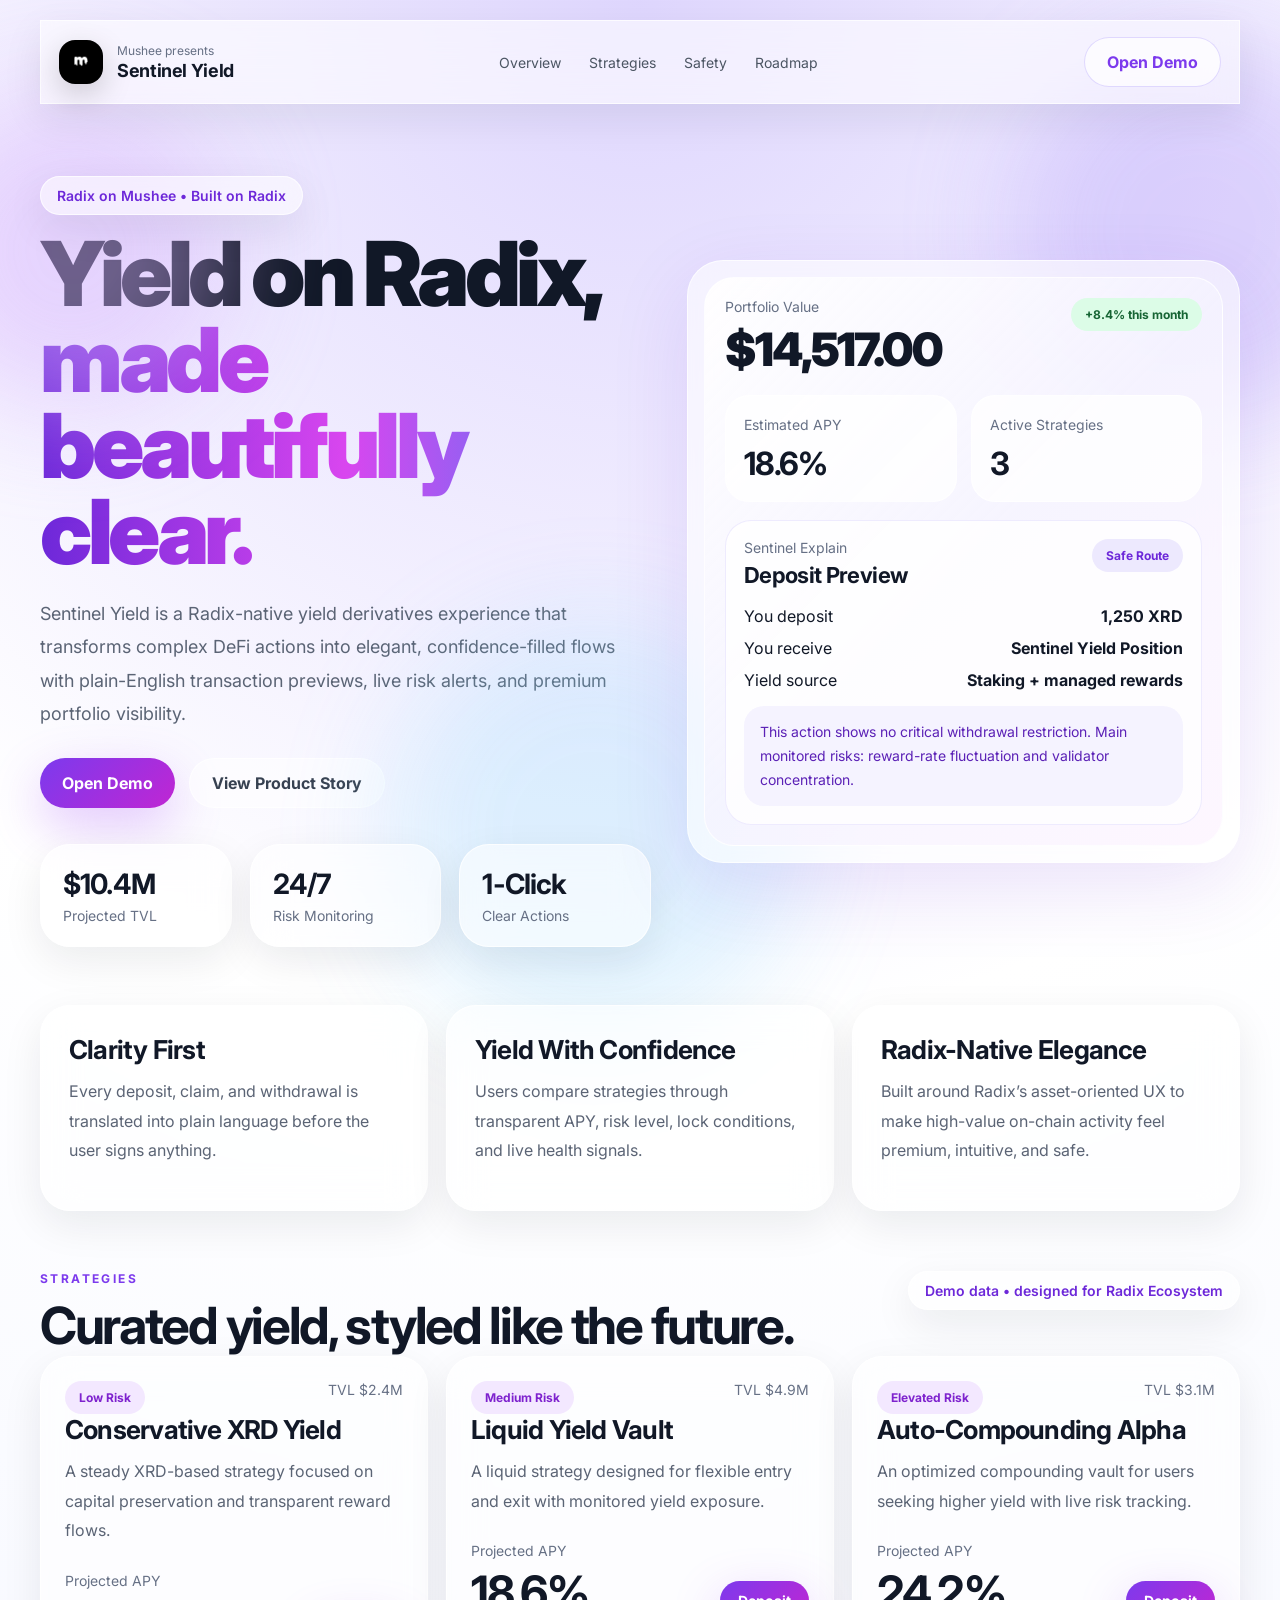
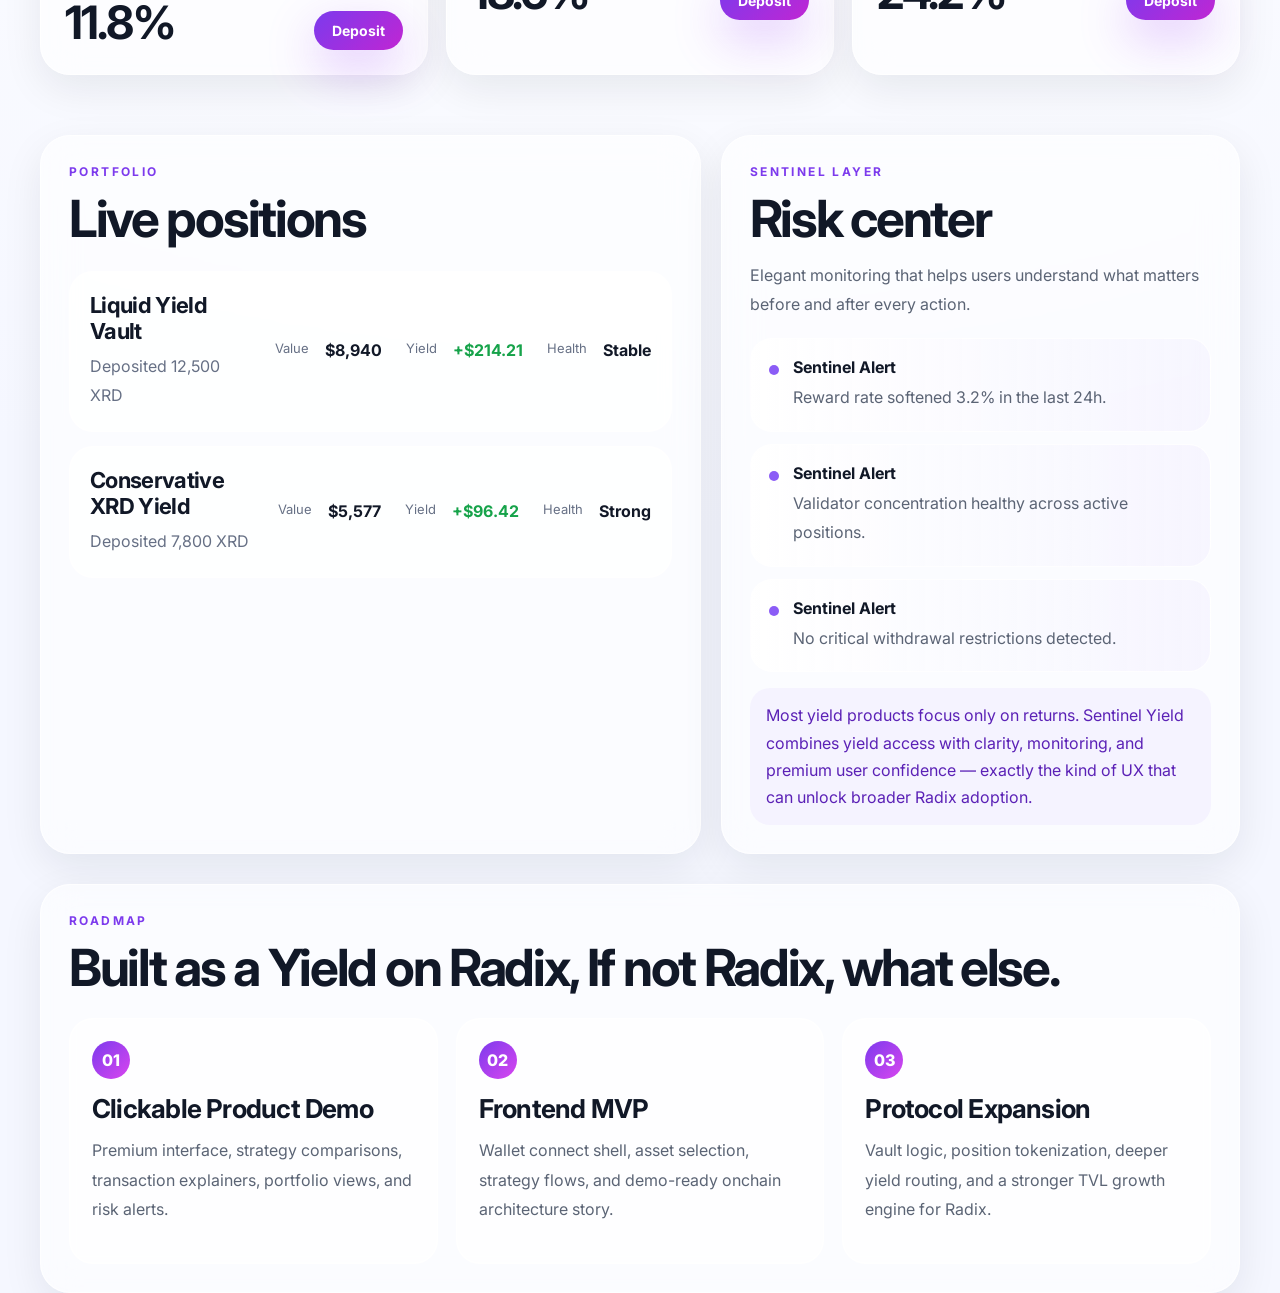
<file: index.html>
<!DOCTYPE html>
<html lang="en">
<head>
  <meta charset="UTF-8" />
  <meta name="viewport" content="width=device-width, initial-scale=1.0" />
  <title>Sentinel Yield — Mushee</title>
  <meta name="description" content="A heavenly demo for Mushee Sentinel Yield on Radix." />
  <link rel="preconnect" href="https://fonts.googleapis.com">
  <link rel="preconnect" href="https://fonts.gstatic.com" crossorigin>
  <link href="https://fonts.googleapis.com/css2?family=Inter:wght@400;500;600;700;800;900&display=swap" rel="stylesheet">
  <link rel="stylesheet" href="styles.css" />
</head>
<body>
  <div class="bg-orb orb-1"></div>
  <div class="bg-orb orb-2"></div>
  <div class="bg-orb orb-3"></div>

  <header class="site-header glass">
    <a class="brand" href="index.html">
      <img src="assets/mushee-logo.jpeg" alt="Mushee logo" class="brand-logo" />
      <div>
        <div class="brand-kicker">Mushee presents</div>
        <div class="brand-title">Sentinel Yield</div>
      </div>
    </a>

    <nav class="nav">
      <a href="#overview">Overview</a>
      <a href="#strategies">Strategies</a>
      <a href="#safety">Safety</a>
      <a href="#roadmap">Roadmap</a>
    </nav>

    <div class="header-actions">
      <a class="btn btn-secondary" href="demo.html">Open Demo</a>
    </div>
  </header>

  <main class="container">
    <section class="hero">
      <div class="hero-copy">
        <div class="pill glass">Radix on Mushee • Built on Radix</div>
        <h1>
          Yield on Radix,
          <span>made beautifully clear.</span>
        </h1>
        <p class="hero-text">
          Sentinel Yield is a Radix-native yield derivatives experience that transforms complex DeFi actions into elegant, confidence-filled flows with plain-English transaction previews, live risk alerts, and premium portfolio visibility.
        </p>

        <div class="hero-actions">
          <a class="btn btn-primary" href="demo.html">Open Demo</a>
          <a class="btn btn-ghost" href="#overview">View Product Story</a>
        </div>

        <div class="stats-grid">
          <div class="stat glass">
            <strong>$10.4M</strong>
            <span>Projected TVL</span>
          </div>
          <div class="stat glass">
            <strong>24/7</strong>
            <span>Risk Monitoring</span>
          </div>
          <div class="stat glass">
            <strong>1-Click</strong>
            <span>Clear Actions</span>
          </div>
        </div>
      </div>

      <div class="hero-card glass">
        <div class="dashboard-shell">
          <div class="dashboard-top">
            <div>
              <div class="muted">Portfolio Value</div>
              <div class="big-number">$14,517.00</div>
            </div>
            <span class="tag green">+8.4% this month</span>
          </div>

          <div class="mini-grid">
            <div class="mini-card">
              <span class="muted">Estimated APY</span>
              <strong>18.6%</strong>
            </div>
            <div class="mini-card">
              <span class="muted">Active Strategies</span>
              <strong>3</strong>
            </div>
          </div>

          <div class="explain-card">
            <div class="explain-head">
              <div>
                <div class="muted">Sentinel Explain</div>
                <h3>Deposit Preview</h3>
              </div>
              <span class="tag purple">Safe Route</span>
            </div>

            <div class="explain-list">
              <div><span>You deposit</span><strong>1,250 XRD</strong></div>
              <div><span>You receive</span><strong>Sentinel Yield Position</strong></div>
              <div><span>Yield source</span><strong>Staking + managed rewards</strong></div>
            </div>

            <div class="notice">
              This action shows no critical withdrawal restriction. Main monitored risks: reward-rate fluctuation and validator concentration.
            </div>
          </div>
        </div>
      </div>
    </section>

    <section id="overview" class="section three-grid">
      <article class="glass card">
        <h3>Clarity First</h3>
        <p>Every deposit, claim, and withdrawal is translated into plain language before the user signs anything.</p>
      </article>
      <article class="glass card">
        <h3>Yield With Confidence</h3>
        <p>Users compare strategies through transparent APY, risk level, lock conditions, and live health signals.</p>
      </article>
      <article class="glass card">
        <h3>Radix-Native Elegance</h3>
        <p>Built around Radix’s asset-oriented UX to make high-value on-chain activity feel premium, intuitive, and safe.</p>
      </article>
    </section>

    <section id="strategies" class="section">
      <div class="section-head">
        <div>
          <div class="eyebrow">Strategies</div>
          <h2>Curated yield, styled like the future.</h2>
        </div>
        <div class="glass tiny-pill">Demo data • designed for Radix Ecosystem</div>
      </div>

      <div class="three-grid">
        <article class="glass strategy-card">
          <div class="strategy-top">
            <span class="tag lavender">Low Risk</span>
            <span class="muted">TVL $2.4M</span>
          </div>
          <h3>Conservative XRD Yield</h3>
          <p>A steady XRD-based strategy focused on capital preservation and transparent reward flows.</p>
          <div class="strategy-bottom">
            <div>
              <span class="muted">Projected APY</span>
              <strong>11.8%</strong>
            </div>
            <a class="btn btn-small btn-primary" href="demo.html">Deposit</a>
          </div>
        </article>

        <article class="glass strategy-card">
          <div class="strategy-top">
            <span class="tag lavender">Medium Risk</span>
            <span class="muted">TVL $4.9M</span>
          </div>
          <h3>Liquid Yield Vault</h3>
          <p>A liquid strategy designed for flexible entry and exit with monitored yield exposure.</p>
          <div class="strategy-bottom">
            <div>
              <span class="muted">Projected APY</span>
              <strong>18.6%</strong>
            </div>
            <a class="btn btn-small btn-primary" href="demo.html">Deposit</a>
          </div>
        </article>

        <article class="glass strategy-card">
          <div class="strategy-top">
            <span class="tag lavender">Elevated Risk</span>
            <span class="muted">TVL $3.1M</span>
          </div>
          <h3>Auto-Compounding Alpha</h3>
          <p>An optimized compounding vault for users seeking higher yield with live risk tracking.</p>
          <div class="strategy-bottom">
            <div>
              <span class="muted">Projected APY</span>
              <strong>24.2%</strong>
            </div>
            <a class="btn btn-small btn-primary" href="demo.html">Deposit</a>
          </div>
        </article>
      </div>
    </section>

    <section id="safety" class="section split-grid">
      <div class="glass card large-card">
        <div class="eyebrow">Portfolio</div>
        <h2>Live positions</h2>

        <div class="position-list">
          <div class="position-item">
            <div>
              <h4>Liquid Yield Vault</h4>
              <p>Deposited 12,500 XRD</p>
            </div>
            <div class="position-metrics">
              <div><span>Value</span><strong>$8,940</strong></div>
              <div><span>Yield</span><strong class="gain">+$214.21</strong></div>
              <div><span>Health</span><strong>Stable</strong></div>
            </div>
          </div>

          <div class="position-item">
            <div>
              <h4>Conservative XRD Yield</h4>
              <p>Deposited 7,800 XRD</p>
            </div>
            <div class="position-metrics">
              <div><span>Value</span><strong>$5,577</strong></div>
              <div><span>Yield</span><strong class="gain">+$96.42</strong></div>
              <div><span>Health</span><strong>Strong</strong></div>
            </div>
          </div>
        </div>
      </div>

      <div class="glass card large-card">
        <div class="eyebrow">Sentinel Layer</div>
        <h2>Risk center</h2>
        <p class="section-copy">Elegant monitoring that helps users understand what matters before and after every action.</p>

        <div class="alert-list">
          <div class="alert"><span class="dot"></span><div><strong>Sentinel Alert</strong><p>Reward rate softened 3.2% in the last 24h.</p></div></div>
          <div class="alert"><span class="dot"></span><div><strong>Sentinel Alert</strong><p>Validator concentration healthy across active positions.</p></div></div>
          <div class="alert"><span class="dot"></span><div><strong>Sentinel Alert</strong><p>No critical withdrawal restrictions detected.</p></div></div>
        </div>

        <div class="purple-note">
          Most yield products focus only on returns. Sentinel Yield combines yield access with clarity, monitoring, and premium user confidence — exactly the kind of UX that can unlock broader Radix adoption.
        </div>
      </div>
    </section>

    <section id="roadmap" class="section glass roadmap">
      <div class="section-head">
        <div>
          <div class="eyebrow">Roadmap</div>
          <h2>Built as a Yield on Radix, If not Radix, what else.</h2>
        </div>
      </div>

      <div class="roadmap-grid">
        <div class="road-step">
          <span>01</span>
          <h3>Clickable Product Demo</h3>
          <p>Premium interface, strategy comparisons, transaction explainers, portfolio views, and risk alerts.</p>
        </div>
        <div class="road-step">
          <span>02</span>
          <h3>Frontend MVP</h3>
          <p>Wallet connect shell, asset selection, strategy flows, and demo-ready onchain architecture story.</p>
        </div>
        <div class="road-step">
          <span>03</span>
          <h3>Protocol Expansion</h3>
          <p>Vault logic, position tokenization, deeper yield routing, and a stronger TVL growth engine for Radix.</p>
        </div>
      </div>
    </section>
  </main>
</body>
</html>
</file>
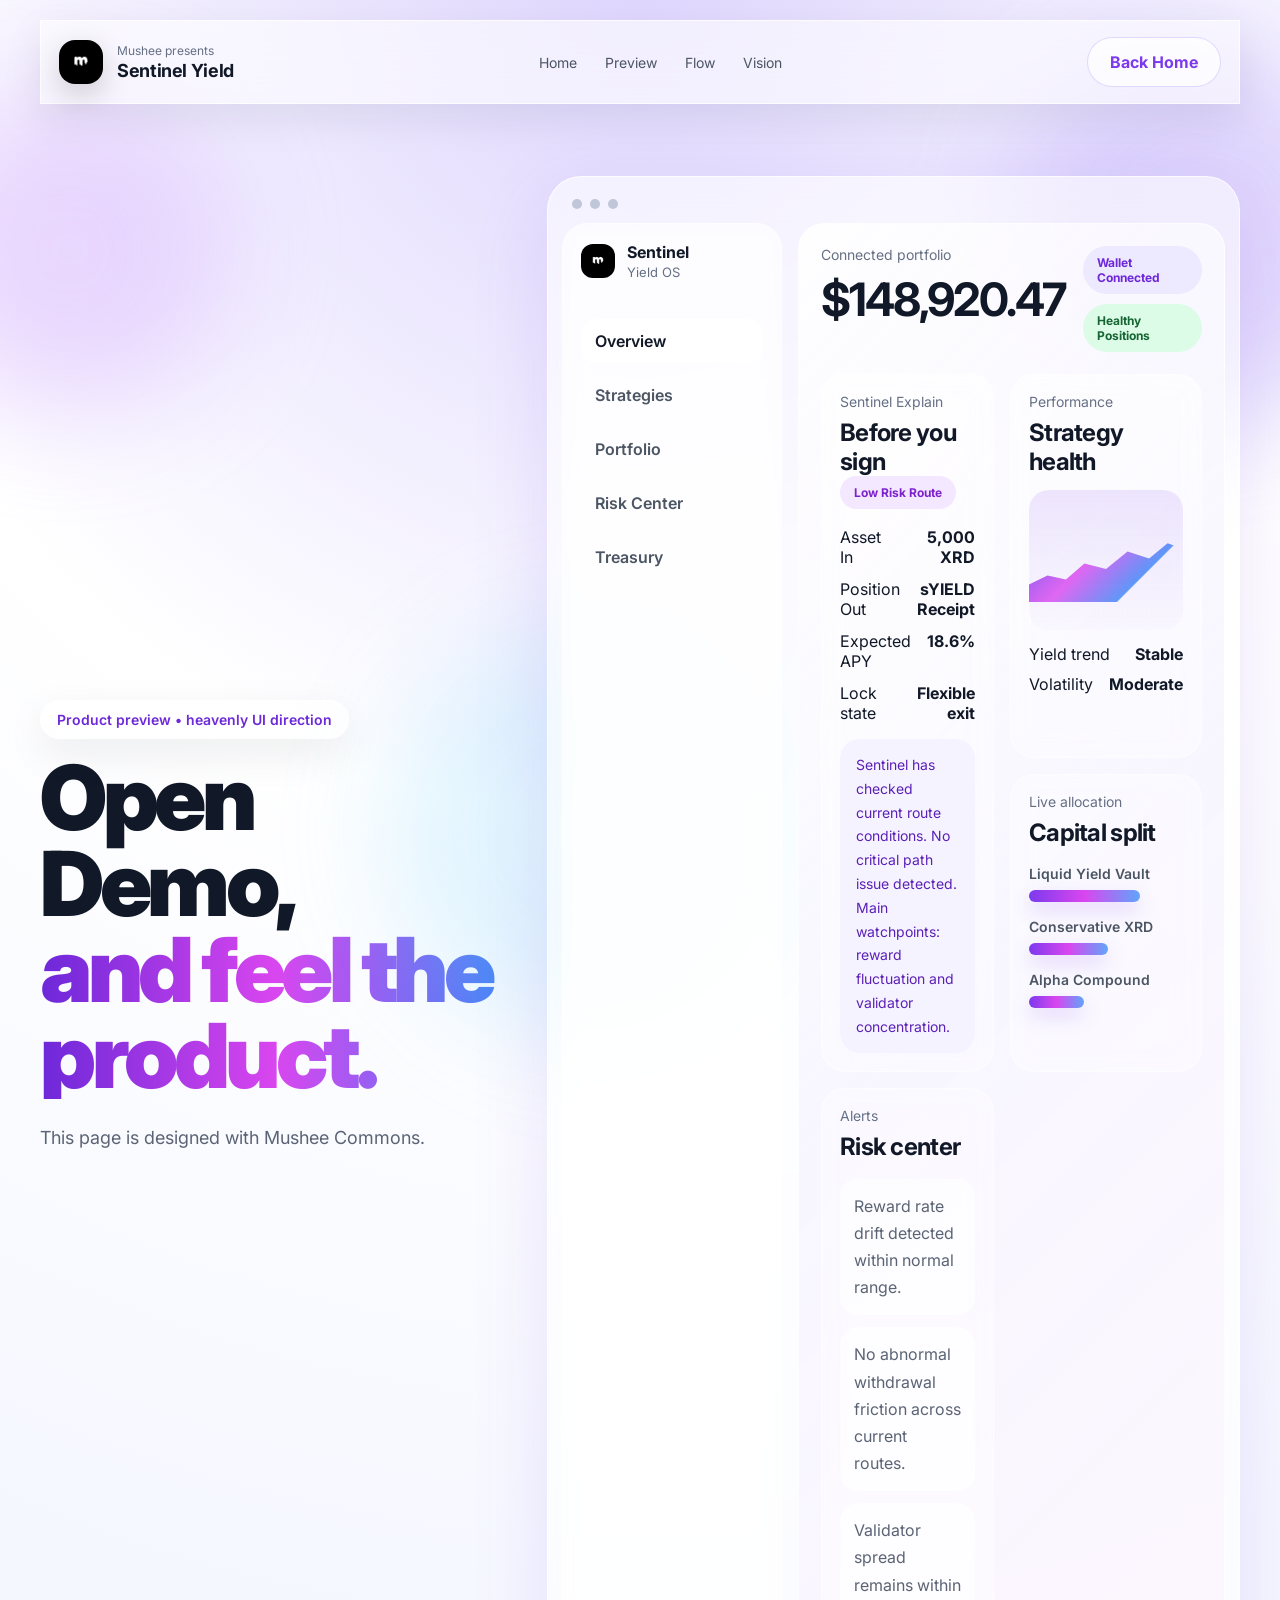
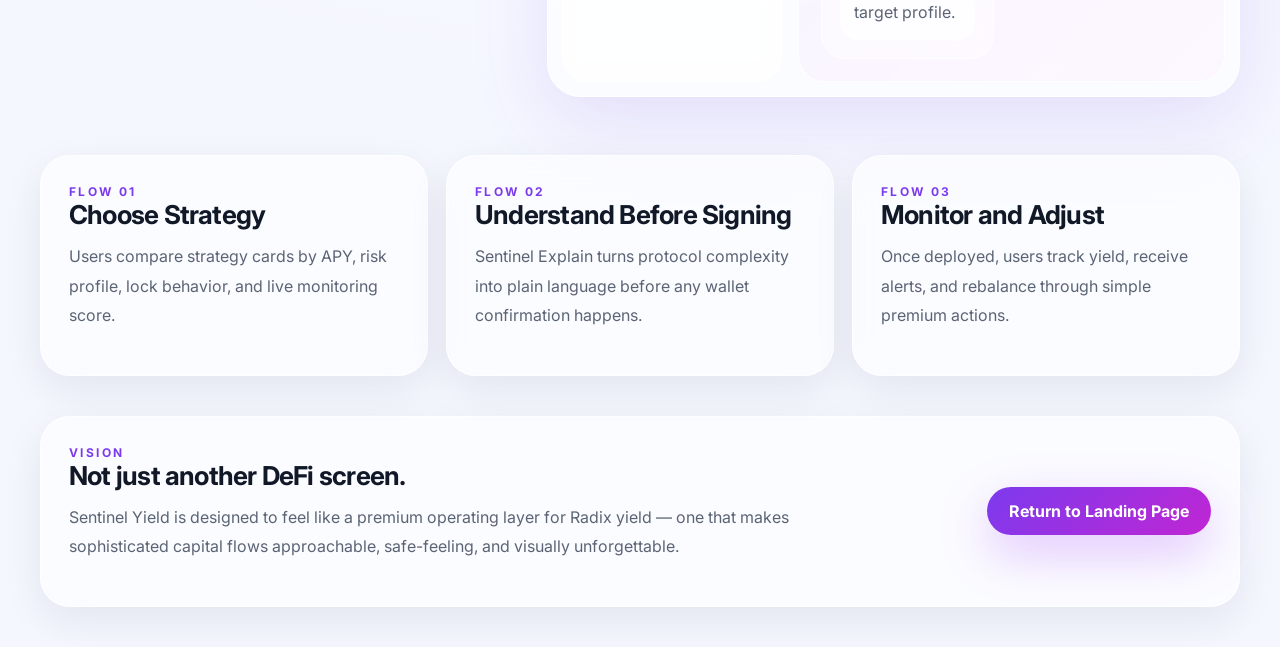
<file: demo.html>
<!DOCTYPE html>
<html lang="en">
<head>
  <meta charset="UTF-8" />
  <meta name="viewport" content="width=device-width, initial-scale=1.0" />
  <title>Sentinel Yield Demo — Mushee</title>
  <meta name="description" content="Interactive demo preview for Sentinel Yield." />
  <link rel="preconnect" href="https://fonts.googleapis.com">
  <link rel="preconnect" href="https://fonts.gstatic.com" crossorigin>
  <link href="https://fonts.googleapis.com/css2?family=Inter:wght@400;500;600;700;800;900&display=swap" rel="stylesheet">
  <link rel="stylesheet" href="styles.css" />
</head>
<body class="demo-body">
  <div class="bg-orb orb-1"></div>
  <div class="bg-orb orb-2"></div>
  <div class="bg-orb orb-3"></div>

  <header class="site-header glass">
    <a class="brand" href="index.html">
      <img src="assets/mushee-logo.jpeg" alt="Mushee logo" class="brand-logo" />
      <div>
        <div class="brand-kicker">Mushee presents</div>
        <div class="brand-title">Sentinel Yield</div>
      </div>
    </a>

    <nav class="nav">
      <a href="index.html">Home</a>
      <a href="#preview">Preview</a>
      <a href="#flow">Flow</a>
      <a href="#vision">Vision</a>
    </nav>

    <div class="header-actions">
      <a class="btn btn-secondary" href="index.html">Back Home</a>
    </div>
  </header>

  <main class="container">
    <section class="demo-hero" id="preview">
      <div class="demo-copy">
        <div class="pill glass">Product preview • heavenly UI direction</div>
        <h1>Open Demo,<br><span>and feel the product.</span></h1>
        <p>
          This page is designed with Mushee Commons.
        </p>
      </div>

      <div class="glass browser-frame">
        <div class="browser-bar">
          <span></span><span></span><span></span>
        </div>
        <div class="browser-content">
          <aside class="side-nav glass-soft">
            <div class="side-brand">
              <img src="assets/mushee-logo.jpeg" alt="Mushee logo" class="mini-logo" />
              <div>
                <strong>Sentinel</strong>
                <span>Yield OS</span>
              </div>
            </div>
            <a class="side-link active">Overview</a>
            <a class="side-link">Strategies</a>
            <a class="side-link">Portfolio</a>
            <a class="side-link">Risk Center</a>
            <a class="side-link">Treasury</a>
          </aside>

          <section class="app-pane">
            <div class="app-top">
              <div>
                <div class="muted">Connected portfolio</div>
                <h2>$148,920.47</h2>
              </div>
              <div class="top-chips">
                <span class="tag purple">Wallet Connected</span>
                <span class="tag green">Healthy Positions</span>
              </div>
            </div>

            <div class="preview-grid">
              <div class="glass-soft feature-panel tall">
                <div class="panel-head">
                  <div>
                    <div class="muted">Sentinel Explain</div>
                    <h3>Before you sign</h3>
                  </div>
                  <span class="tag lavender">Low Risk Route</span>
                </div>
                <div class="flow-list">
                  <div><span>Asset In</span><strong>5,000 XRD</strong></div>
                  <div><span>Position Out</span><strong>sYIELD Receipt</strong></div>
                  <div><span>Expected APY</span><strong>18.6%</strong></div>
                  <div><span>Lock state</span><strong>Flexible exit</strong></div>
                </div>
                <div class="notice">
                  Sentinel has checked current route conditions. No critical path issue detected. Main watchpoints: reward fluctuation and validator concentration.
                </div>
              </div>

              <div class="glass-soft feature-panel">
                <div class="muted">Performance</div>
                <h3>Strategy health</h3>
                <div class="fake-chart">
                  <div class="chart-line"></div>
                </div>
                <div class="metric-row">
                  <div><span>Yield trend</span><strong>Stable</strong></div>
                  <div><span>Volatility</span><strong>Moderate</strong></div>
                </div>
              </div>

              <div class="glass-soft feature-panel">
                <div class="muted">Live allocation</div>
                <h3>Capital split</h3>
                <div class="allocation-bars">
                  <div><label>Liquid Yield Vault</label><span style="width: 72%"></span></div>
                  <div><label>Conservative XRD</label><span style="width: 51%"></span></div>
                  <div><label>Alpha Compound</label><span style="width: 36%"></span></div>
                </div>
              </div>

              <div class="glass-soft feature-panel">
                <div class="muted">Alerts</div>
                <h3>Risk center</h3>
                <div class="mini-alerts">
                  <div>Reward rate drift detected within normal range.</div>
                  <div>No abnormal withdrawal friction across current routes.</div>
                  <div>Validator spread remains within target profile.</div>
                </div>
              </div>
            </div>
          </section>
        </div>
      </div>
    </section>

    <section id="flow" class="section demo-panels">
      <article class="glass card">
        <div class="eyebrow">Flow 01</div>
        <h3>Choose Strategy</h3>
        <p>Users compare strategy cards by APY, risk profile, lock behavior, and live monitoring score.</p>
      </article>
      <article class="glass card">
        <div class="eyebrow">Flow 02</div>
        <h3>Understand Before Signing</h3>
        <p>Sentinel Explain turns protocol complexity into plain language before any wallet confirmation happens.</p>
      </article>
      <article class="glass card">
        <div class="eyebrow">Flow 03</div>
        <h3>Monitor and Adjust</h3>
        <p>Once deployed, users track yield, receive alerts, and rebalance through simple premium actions.</p>
      </article>
    </section>

    <section id="vision" class="section glass vision-panel">
      <div class="vision-copy">
        <div class="eyebrow">Vision</div>
        <h2>Not just another DeFi screen.</h2>
        <p>
          Sentinel Yield is designed to feel like a premium operating layer for Radix yield — one that makes sophisticated capital flows approachable, safe-feeling, and visually unforgettable.
        </p>
      </div>
      <a class="btn btn-primary" href="index.html">Return to Landing Page</a>
    </section>
  </main>
</body>
</html>
</file>
<file: styles.css>
:root{
  --bg: #f6f4ff;
  --bg2: #ffffff;
  --text: #111827;
  --muted: #667085;
  --line: rgba(255,255,255,.72);
  --glass: rgba(255,255,255,.58);
  --glass-2: rgba(255,255,255,.42);
  --purple: #7c3aed;
  --purple-2: #c026d3;
  --sky: #3b82f6;
  --green: #16a34a;
  --shadow: 0 24px 80px rgba(109, 40, 217, .12);
  --shadow-soft: 0 14px 40px rgba(15, 23, 42, .08);
  --radius: 30px;
}
*{box-sizing:border-box}
html{scroll-behavior:smooth}
body{
  margin:0;
  font-family:Inter,system-ui,sans-serif;
  color:var(--text);
  background:
    radial-gradient(circle at top, rgba(196,181,253,.55), rgba(255,255,255,1) 35%, rgba(245,247,255,1) 72%);
  min-height:100vh;
  position:relative;
  overflow-x:hidden;
}
a{color:inherit;text-decoration:none}
.container{
  width:min(1200px, calc(100% - 32px));
  margin:0 auto;
}
.site-header{
  width:min(1200px, calc(100% - 32px));
  margin:20px auto 0;
  display:flex;
  align-items:center;
  justify-content:space-between;
  gap:20px;
  padding:16px 18px;
  position:sticky;
  top:14px;
  z-index:20;
}
.glass{
  background:var(--glass);
  backdrop-filter: blur(18px);
  -webkit-backdrop-filter: blur(18px);
  border:1px solid var(--line);
  box-shadow: var(--shadow-soft);
}
.glass-soft{
  background:var(--glass-2);
  backdrop-filter: blur(12px);
  -webkit-backdrop-filter: blur(12px);
  border:1px solid rgba(255,255,255,.6);
}
.brand{
  display:flex;
  align-items:center;
  gap:14px;
}
.brand-logo{
  width:44px;
  height:44px;
  border-radius:16px;
  object-fit:cover;
  box-shadow: 0 10px 30px rgba(0,0,0,.18);
}
.brand-kicker{font-size:12px;color:var(--muted);margin-bottom:2px}
.brand-title{font-size:18px;font-weight:700;letter-spacing:-.02em}
.nav{
  display:flex;
  align-items:center;
  gap:28px;
  font-size:14px;
  color:#4b5563;
}
.nav a:hover{color:#111827}
.header-actions{display:flex;gap:12px}
.btn{
  display:inline-flex;
  align-items:center;
  justify-content:center;
  gap:10px;
  padding:14px 22px;
  border-radius:999px;
  font-weight:700;
  transition:transform .18s ease, box-shadow .18s ease, background .18s ease;
}
.btn:hover{transform:translateY(-1px)}
.btn-primary{
  color:white;
  background:linear-gradient(135deg, var(--purple), var(--purple-2));
  box-shadow: 0 18px 50px rgba(168,85,247,.32);
}
.btn-secondary{
  background:rgba(255,255,255,.7);
  border:1px solid rgba(196,181,253,.5);
  color:var(--purple);
}
.btn-ghost{
  background:rgba(255,255,255,.54);
  border:1px solid rgba(255,255,255,.75);
  color:#374151;
}
.btn-small{padding:11px 18px;font-size:14px}

.hero, .demo-hero{
  display:grid;
  grid-template-columns: 1.05fr .95fr;
  gap:36px;
  align-items:center;
  padding:72px 0 28px;
}
.hero h1, .demo-hero h1{
  font-size:clamp(3rem, 7vw, 5.6rem);
  line-height:.96;
  letter-spacing:-.05em;
  margin:16px 0 0;
  font-weight:900;
}
.hero h1 span, .demo-hero h1 span{
  display:block;
  background:linear-gradient(90deg, #6d28d9, #d946ef, #3b82f6);
  -webkit-background-clip:text;
  background-clip:text;
  color:transparent;
}
.hero-text, .demo-copy p{
  margin-top:22px;
  max-width:720px;
  color:#5b6475;
  font-size:18px;
  line-height:1.85;
}
.hero-actions{
  display:flex;
  gap:14px;
  flex-wrap:wrap;
  margin-top:28px;
}
.pill, .tiny-pill{
  display:inline-flex;
  align-items:center;
  gap:8px;
  padding:10px 16px;
  border-radius:999px;
  color:#6d28d9;
  font-size:14px;
  font-weight:600;
}
.stats-grid, .three-grid{
  display:grid;
  grid-template-columns:repeat(3, 1fr);
  gap:18px;
}
.stats-grid{margin-top:36px;max-width:760px}
.stat, .card, .strategy-card, .roadmap, .vision-panel{
  border-radius:var(--radius);
}
.stat{
  padding:22px;
}
.stat strong{
  display:block;
  font-size:28px;
  letter-spacing:-.03em;
}
.stat span{display:block;color:var(--muted);margin-top:6px;font-size:14px}

.hero-card{
  border-radius:36px;
  padding:16px;
  box-shadow: var(--shadow);
}
.dashboard-shell{
  background:linear-gradient(135deg, rgba(255,255,255,.92), rgba(245,243,255,.78), rgba(253,244,255,.78));
  border:1px solid rgba(255,255,255,.8);
  border-radius:30px;
  padding:20px;
}
.dashboard-top, .section-head, .strategy-top, .explain-head, .app-top{
  display:flex;
  align-items:flex-start;
  justify-content:space-between;
  gap:18px;
}
.muted{color:var(--muted);font-size:14px}
.big-number{
  margin-top:6px;
  font-size:46px;
  letter-spacing:-.04em;
  font-weight:900;
}
.tag{
  display:inline-flex;
  align-items:center;
  justify-content:center;
  border-radius:999px;
  padding:9px 14px;
  font-size:12px;
  font-weight:700;
}
.tag.green{background:#dcfce7;color:#166534}
.tag.purple{background:#ede9fe;color:#6d28d9}
.tag.lavender{background:#f3e8ff;color:#7e22ce}
.mini-grid{
  margin-top:18px;
  display:grid;
  grid-template-columns:repeat(2, 1fr);
  gap:14px;
}
.mini-card{
  background:rgba(255,255,255,.75);
  border:1px solid rgba(255,255,255,.85);
  border-radius:24px;
  padding:18px;
}
.mini-card strong{
  display:block;
  font-size:32px;
  margin-top:10px;
  letter-spacing:-.04em;
}
.explain-card{
  margin-top:18px;
  background:rgba(255,255,255,.82);
  border:1px solid rgba(237,233,254,.9);
  border-radius:26px;
  padding:18px;
}
.explain-card h3{margin:6px 0 0;font-size:22px;letter-spacing:-.03em}
.explain-list{
  margin-top:18px;
  display:grid;
  gap:12px;
}
.explain-list div, .flow-list div, .metric-row div, .position-metrics div{
  display:flex;
  align-items:flex-start;
  justify-content:space-between;
  gap:16px;
}
.explain-list strong, .flow-list strong, .metric-row strong, .position-metrics strong{
  text-align:right;
}
.notice, .purple-note{
  margin-top:16px;
  padding:14px 16px;
  border-radius:20px;
  line-height:1.7;
}
.notice{
  background:#f5f3ff;
  color:#5b21b6;
  font-size:14px;
}
.section{
  padding:30px 0;
}
.card{
  padding:28px;
}
.card h3, .strategy-card h3, .vision-panel h2, .road-step h3{
  margin:0;
  font-size:26px;
  letter-spacing:-.03em;
}
.card p, .strategy-card p, .section-copy, .road-step p, .vision-panel p{
  color:#5b6475;
  line-height:1.85;
  margin-top:12px;
}
.eyebrow{
  text-transform:uppercase;
  letter-spacing:.2em;
  color:#7c3aed;
  font-size:12px;
  font-weight:700;
}
.section-head h2, .large-card h2{
  margin:8px 0 0;
  font-size:clamp(2rem, 4vw, 3.4rem);
  letter-spacing:-.045em;
}
.strategy-card{
  padding:24px;
}
.strategy-bottom{
  margin-top:24px;
  display:flex;
  align-items:flex-end;
  justify-content:space-between;
  gap:18px;
}
.strategy-bottom strong{
  display:block;
  font-size:46px;
  letter-spacing:-.04em;
  margin-top:4px;
}
.split-grid{
  display:grid;
  grid-template-columns:1.12fr .88fr;
  gap:20px;
}
.large-card{padding:28px}
.position-list{
  margin-top:22px;
  display:grid;
  gap:14px;
}
.position-item{
  display:flex;
  justify-content:space-between;
  gap:22px;
  padding:20px;
  border-radius:24px;
  background:rgba(255,255,255,.76);
  border:1px solid rgba(255,255,255,.84);
}
.position-item h4{
  margin:0;
  font-size:22px;
  letter-spacing:-.03em;
}
.position-item p{
  margin:8px 0 0;
  color:var(--muted);
}
.position-metrics{
  display:flex;
  align-items:center;
  gap:24px;
}
.position-metrics span{
  display:block;
  color:var(--muted);
  font-size:13px;
  margin-bottom:6px;
}
.gain{color:var(--green)}
.alert-list{
  display:grid;
  gap:12px;
  margin-top:18px;
}
.alert{
  display:flex;
  gap:14px;
  align-items:flex-start;
  padding:18px;
  border-radius:22px;
  background:linear-gradient(90deg, rgba(255,255,255,.82), rgba(245,243,255,.72));
  border:1px solid rgba(255,255,255,.82);
}
.dot{
  width:10px;
  height:10px;
  border-radius:50%;
  background:#8b5cf6;
  margin-top:8px;
  flex:none;
}
.alert p{margin:6px 0 0;color:#5b6475}
.purple-note{
  background:#f5f3ff;
  color:#5b21b6;
}
.roadmap{
  padding:28px;
}
.roadmap-grid{
  display:grid;
  grid-template-columns:repeat(3, 1fr);
  gap:18px;
  margin-top:20px;
}
.road-step{
  padding:22px;
  border-radius:24px;
  background:rgba(255,255,255,.74);
  border:1px solid rgba(255,255,255,.82);
}
.road-step span{
  display:inline-flex;
  width:38px;height:38px;
  align-items:center;justify-content:center;
  border-radius:999px;
  background:linear-gradient(135deg, #7c3aed, #d946ef);
  color:white;font-weight:800;
  margin-bottom:14px;
}
.bg-orb{
  position:fixed;
  border-radius:50%;
  filter:blur(55px);
  pointer-events:none;
  opacity:.55;
  z-index:0;
}
.orb-1{width:320px;height:320px;left:-90px;top:90px;background:rgba(216,180,254,.85)}
.orb-2{width:380px;height:380px;right:-110px;top:40px;background:rgba(167,139,250,.55)}
.orb-3{width:420px;height:420px;left:30%;bottom:-140px;background:rgba(125,211,252,.4)}

.demo-body .container{padding-bottom:40px}
.browser-frame{
  border-radius:34px;
  padding:14px;
  box-shadow: var(--shadow);
}
.browser-bar{
  display:flex;
  gap:8px;
  padding:8px 10px 14px;
}
.browser-bar span{
  width:10px;height:10px;border-radius:50%;
  background:rgba(148,163,184,.55);
}
.browser-content{
  display:grid;
  grid-template-columns:220px 1fr;
  min-height:620px;
  gap:16px;
}
.side-nav{
  border-radius:26px;
  padding:18px;
  display:flex;
  flex-direction:column;
  gap:10px;
}
.side-brand{
  display:flex;
  align-items:center;
  gap:12px;
  padding-bottom:18px;
  border-bottom:1px solid rgba(255,255,255,.55);
  margin-bottom:10px;
}
.mini-logo{
  width:34px;height:34px;border-radius:12px;object-fit:cover;
}
.side-brand span{
  display:block;
  color:var(--muted);
  font-size:13px;
  margin-top:2px;
}
.side-link{
  padding:12px 14px;
  border-radius:16px;
  color:#4b5563;
  font-weight:600;
}
.side-link.active,
.side-link:hover{
  background:rgba(255,255,255,.72);
  color:#111827;
}
.app-pane{
  border-radius:26px;
  background:linear-gradient(135deg, rgba(255,255,255,.86), rgba(245,243,255,.75), rgba(253,244,255,.72));
  border:1px solid rgba(255,255,255,.8);
  padding:22px;
}
.app-pane h2{
  margin:8px 0 0;
  font-size:46px;
  letter-spacing:-.04em;
}
.top-chips{display:flex;gap:10px;flex-wrap:wrap}
.preview-grid{
  margin-top:22px;
  display:grid;
  grid-template-columns:1.1fr .9fr;
  gap:16px;
}
.feature-panel{
  border-radius:24px;
  padding:18px;
}
.feature-panel.tall{grid-row:span 2}
.panel-head h3, .feature-panel h3{
  margin:8px 0 0;
  font-size:24px;
  letter-spacing:-.03em;
}
.flow-list{
  display:grid;
  gap:12px;
  margin-top:18px;
}
.fake-chart{
  height:140px;
  border-radius:20px;
  margin-top:14px;
  background:
    linear-gradient(180deg, rgba(124,58,237,.12), rgba(124,58,237,.02)),
    linear-gradient(90deg, rgba(255,255,255,.2) 1px, transparent 1px),
    linear-gradient(0deg, rgba(255,255,255,.2) 1px, transparent 1px);
  background-size:100% 100%, 24px 24px, 24px 24px;
  position:relative;
  overflow:hidden;
}
.chart-line{
  position:absolute;
  inset:auto 0 28px 0;
  height:70px;
  background:linear-gradient(135deg, transparent 0%, transparent 12%, rgba(124,58,237,.9) 13%, rgba(217,70,239,.9) 40%, rgba(59,130,246,.9) 70%, transparent 71%, transparent 100%);
  clip-path: polygon(0 75%, 12% 62%, 24% 68%, 36% 45%, 50% 53%, 64% 28%, 78% 38%, 90% 16%, 100% 24%, 100% 100%, 0 100%);
  opacity:.9;
}
.metric-row{
  display:grid;
  gap:10px;
  margin-top:14px;
}
.allocation-bars{
  display:grid;
  gap:16px;
  margin-top:18px;
}
.allocation-bars div{
  display:grid;
  gap:8px;
}
.allocation-bars label{
  color:#4b5563;
  font-size:14px;
  font-weight:600;
}
.allocation-bars span{
  display:block;
  height:12px;
  border-radius:999px;
  background:linear-gradient(90deg, #7c3aed, #d946ef, #60a5fa);
  box-shadow:0 8px 20px rgba(124,58,237,.22);
}
.mini-alerts{
  display:grid;
  gap:12px;
  margin-top:18px;
}
.mini-alerts div{
  padding:14px;
  border-radius:18px;
  background:rgba(255,255,255,.68);
  color:#5b6475;
  line-height:1.7;
}
.demo-panels{
  display:grid;
  grid-template-columns:repeat(3, 1fr);
  gap:18px;
}
.vision-panel{
  margin-top:10px;
  padding:28px;
  display:flex;
  align-items:center;
  justify-content:space-between;
  gap:18px;
}
.vision-copy{max-width:760px}

@media (max-width: 1024px){
  .hero, .demo-hero, .split-grid, .browser-content, .preview-grid{
    grid-template-columns:1fr;
  }
  .three-grid, .roadmap-grid, .demo-panels{
    grid-template-columns:1fr;
  }
  .nav{display:none}
  .position-item{flex-direction:column}
  .position-metrics{flex-wrap:wrap}
  .vision-panel{flex-direction:column;align-items:flex-start}
}
@media (max-width: 680px){
  .site-header{
    width:min(1200px, calc(100% - 20px));
    margin-top:10px;
    padding:12px;
  }
  .container{width:min(1200px, calc(100% - 20px))}
  .hero, .demo-hero{padding-top:42px}
  .btn{padding:12px 18px}
  .stats-grid{grid-template-columns:1fr}
  .big-number, .app-pane h2{font-size:36px}
}
</file>
